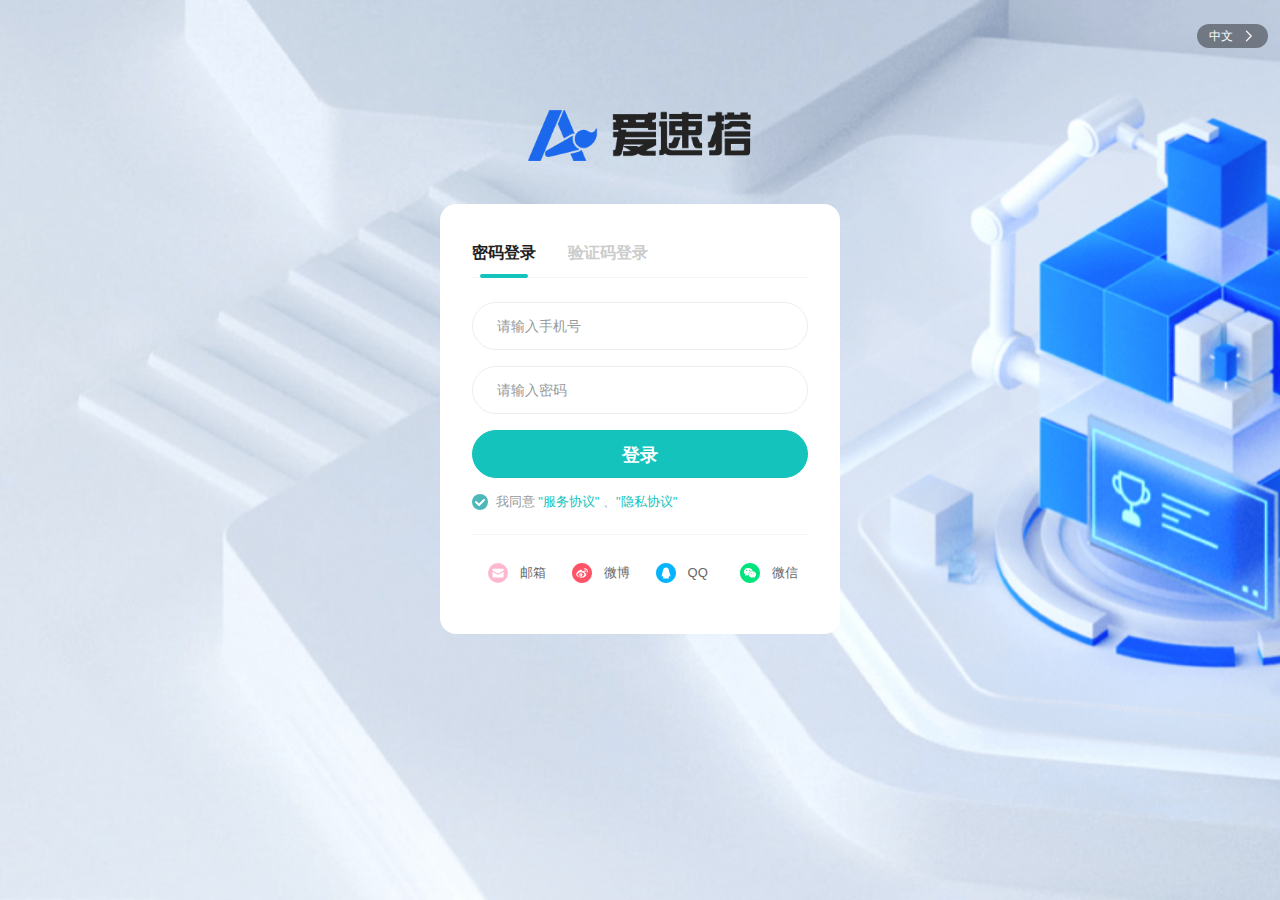
<file: index.html>
<!DOCTYPE html>
<html lang="zh">
<head>
    <meta charset="UTF-8"/>
    <title>后台管理</title>
    <meta http-equiv="Content-Type" content="text/html; charset=utf-8"/>
    <meta name="viewport" content="width=device-width, initial-scale=1, maximum-scale=1"/>
    <meta http-equiv="X-UA-Compatible" content="IE=Edge"/>
    <link rel="stylesheet" href="amis-sdk/ang.css"/>
    <link rel="stylesheet" href="amis-sdk/helper.css"/>

    <link rel="stylesheet" href="css/public.css"/>


</head>
<body>
<div id="root" class="app-wrapper"></div>
<script src="amis-sdk/sdk.js?re=1"></script>
<script src="./js/axios.min.js"></script>
<script type="module">
    import './js/php.js';

    import url from "./config/urlPath.js";

    // 根据权限判断需要展示的菜单
    import menuService from "./pages/json/menu.js"

    import {empty} from "./js/php.js";

    let kf_store_info = ls.get('56382cc1');

    if (empty(kf_store_info)) {
        location.href="login.html"
    }

    let authenticated = kf_store_info.session_id;

    if (empty(authenticated)) {
        location.href="login.html"
    }


    // || localStorage.getItem('kf_user_role') === null
    let user_info  =  await  getCurLoginInfo(authenticated)
    let user_role = user_info.cur_all_permission
    // 应该重新获取一下权限
    let menus = menuService(user_role);

    (function () {


        let amis = amisRequire('amis/embed');

        let amisLib = amisRequire('amis');
        amisLib.registerFilter('asCompare', function (input) {
            if (!empty(input)) {
                return  '是';
            }

            return  '否'
        });

        amisLib.registerFilter('serviceTypeMap', function (input) {
            if (input.type == 'no') {
                return "<span class='label label-danger'>未转接</span>"
            }
            //
            // let m = {
            //     'wx_pay' : "微信支付",
            //     'furnish' : "装修",
            //     'refund' : "退款纠纷",
            //     'operation' : "代运营",
            // }
            //

            // style='background:#FFA54F'

            let sta = input.status == 1 ? '已完成' : '未完成';
            let color = input.status == 1 ? '#27c24c' : '#FFA54F';


            if (input.type == 'wx_pay') {
                return "<span class='label'   style='background:"+color+"'> 微信支付-"+sta+"</span>"
            }

            if (input.type == 'furnish') {
                return "<span class='label'  style='background:"+color+"'> 装修-"+sta+"</span>"
            }

            if (input.type == 'refund') {
                return "<span class='label' style='background:"+color+"'> 退款纠纷-"+sta+"</span>"
            }

            if (input.type == 'operation') {
                return "<span class='label' style='background:"+color+"'> 代运营-"+sta+"</span>"
            }



        });




        function loginOut() {
            ls.remove('56382cc1')
            location.href="login.html";
        }



        const app = {
            type: 'app',
            brandName: '',
            logo: './asset/logo.png',

            data: {
                "authenticated": authenticated,
                "user_name": user_info.customer_user_name,
                "user_mobile": user_info.cur_user_mobile,
                "customer_code": user_info.customer_code,
            },

            header: [
                {
                    "type": "flex",
                    "justify": "flex-end",
                    "className" : "header_my",
                    "items": [
                        {
                            "type": "service",
                            "api": {
                                "method": "post",
                                "url": url.orderNotify,
                                "data": {
                                    is_inquire_lists: 0,
                                    is_clear_msg : 0,
                                }
                            },
                            "silentPolling": true,
                            "interval": 5000,
                            "body" : [
                                {

                                    "icon": "fa fa-commenting-o",
                                    // "icon": "fa fa-user",

                                    "type": "button",
                                    "actionType": "drawer",
                                    "level": "link",
                                    "size": "lg",
                                    "className": "text-info text-xl",
                                    "badge": {
                                        "text": "${notify_count}",
                                        "overflowCount": 9,
                                        // "animation": true,

                                        "mode": "text",
                                        "size": 14,
                                        "offset": [
                                            10,
                                            22
                                        ],
                                        "visibleOn" : "data.notify_count >0 ",
                                        "position": "top-right"
                                    },
                                    "drawer": {
                                        "position": "right",
                                        "size": "sm",
                                        "closeOnOutside":false,
                                        "overlay":false,
                                        "actions": [
                                            {
                                                "type": "button",
                                                "actionType": "close",
                                                "label": "关闭",
                                                "primary": true
                                            }
                                        ],
                                        "title": "消息",
                                        "body": {
                                            "type": "service",
                                            // "interval": 5000,
                                            // "api": "http://192.168.1.133:9002/index.html#/index",
                                            "body": [
                                                {
                                                    "type": "timeline",
                                                    "source" : {
                                                        "url" :url.orderNotify,
                                                        "data" :{
                                                            is_inquire_lists : 1,
                                                            is_clear_msg : 1,
                                                        }
                                                            // "api":

                                                    },
                                                    // "items": [
                                                    //     {
                                                    //         "time": "2019-02-07",
                                                    //         "title": [
                                                    //             {
                                                    //                 "type": "tpl",
                                                    //                 "tpl": "<h2>2019年02月7日<br/> qwe</h2>"
                                                    //             },
                                                    //             {
                                                    //                 "type": "button",
                                                    //                 "label": "点击查看",
                                                    //                 "level": "link",
                                                    //                 "actionType": "link",
                                                    //                 "link": "/order/auth"
                                                    //
                                                    //             },
                                                    //
                                                    //
                                                    //         ]
                                                    //     },
                                                    // ]
                                                }
                                            ]
                                        }
                                    }
                                },

                            ],

                        },
                        {
                            "style": {
                                "width": 35,
                            },
                            "type" :"tpl"

                        },

                        {

                            "type": "dropdown-button",
                            "level": "link",
                            "icon": "fa fa-user",
                            // "icon": "https://tcs-devops.aliyuncs.com/thumbnail/112jd2652ed29b96250d4dc7643e3de6dfea/w/240/h/240",
                            "btnClassName": "text-info text-xl",

                            "hideCaret": true,
                            "trigger" : "hover",
                            "align" :"right",

                            "buttons": [

                                {

                                    "actionType": "custom",
                                    "icon": "fa fa-user",
                                    "type": "button",
                                    // "disabled": true,
                                    // "className": "text-success",
                                    "level": "info",
                                    "label": "　${customer_code}-${user_name}-${user_mobile}　"
                                },
                                {
                                    "type": "button",
                                    "label": "功能",
                                    "level": "info"
                                },
                                {

                                    "actionType": "custom",
                                    "icon": "fa fa-sign-out",
                                    "type": "button",
                                    "className": "text-info",

                                    // "className": "border-white",
                                    "onClick": "  ls.remove('56382cc1')\n" +
                                        "            location.href=\"login.html\"; ",
                                    "label": "　退出登录"
                                },
                            ]
                        }
                    ]
                },


            ],

            "pages": menus
        };

        function normalizeLink(to, location = window.location) {
            to = to || '';

            if (to && to[0] === '#') {
                to = location.pathname + location.search + to;
            } else if (to && to[0] === '?') {
                to = location.pathname + to;
            }

            const idx = to.indexOf('?');
            const idx2 = to.indexOf('#');
            let pathname = ~idx
                ? to.substring(0, idx)
                : ~idx2
                    ? to.substring(0, idx2)
                    : to;
            let search = ~idx ? to.substring(idx, ~idx2 ? idx2 : undefined) : '';
            let hash = ~idx2 ? to.substring(idx2) : location.hash;

            if (!pathname) {
                pathname = location.pathname;
            } else if (pathname[0] != '/' && !/^https?\:\/\//.test(pathname)) {
                let relativeBase = location.pathname;
                const paths = relativeBase.split('/');
                paths.pop();
                let m;
                while ((m = /^\.\.?\//.exec(pathname))) {
                    if (m[0] === '../') {
                        paths.pop();
                    }
                    pathname = pathname.substring(m[0].length);
                }
                pathname = paths.concat(pathname).join('/');
            }

            return pathname + search + hash;
        }
        const match = amisRequire('path-to-regexp').match;

        let amisScoped = amis.embed(
            '#root',
            app,
            {},
            {
                // 全局加上session_id
                requestAdaptor(api) {
                    // console.log(api)
                    if (!api.data) {
                        api.data = {};
                    }


                    if (api.method === 'get') {
                        let url = api.url;

                        let g = url.includes('?') ? '&' : '?';
                        api.url = url+g + 'session_id=' + authenticated;

                    } else  {
                        api.data.session_id = authenticated;
                    }

                    return api;
                },


                watchRouteChange: fn => {
                    window.addEventListener('hashchange', fn);
                    return () => {
                        window.removeEventListener('hashchange', fn);
                    };
                },
                jumpTo: to => {
                    location.hash = to;
                },
                isCurrentUrl: (to, ctx) => {
                    if (!to) {
                        return false;
                    }
                    const pathname = location.hash ? location.hash.substring(1) : '/';
                    const link = normalizeLink(to, {
                        ...location,
                        pathname,
                        hash: ''
                    });

                    if (!~link.indexOf('http') && ~link.indexOf(':')) {
                        let strict = ctx && ctx.strict;
                        return match(link, {
                            decode: decodeURIComponent,
                            strict: typeof strict !== 'undefined' ? strict : true
                        })(pathname);
                    }

                    return pathname === link;
                },
                theme: 'ang'
            }
        );

    })();

    // 获取url参数
    function getQueryVariable(variable)
    {
        var query = window.location.search.substring(1);
        var vars = query.split("&");
        for (var i=0;i<vars.length;i++) {
            var pair = vars[i].split("=");
            if(pair[0] == variable){return pair[1];}
        }
        return(false);
    }

    // 获取信息
    async  function getCurLoginInfo(authenticated)
    {
        var result={};

        await  axios.post(url.getCurLoginUserInfo,
            {
                session_id: authenticated
            })
            .then(function (rs) {
                // console.log(rs)
                result = rs.data

            })
            .catch(function (e) {
                return alert('error');
            });

        // console.log(result.data.cur_user_role);

        if (result.code == 1049) {
            alert(result.msg);
            location.href="login.html"

            return;
        }

        if (empty(result.data.cur_all_permission)) {
            alert('Failed to obtain permission')
            return  {}
        }


        return result.data;
    }

</script>
</body>
</html>
</file>
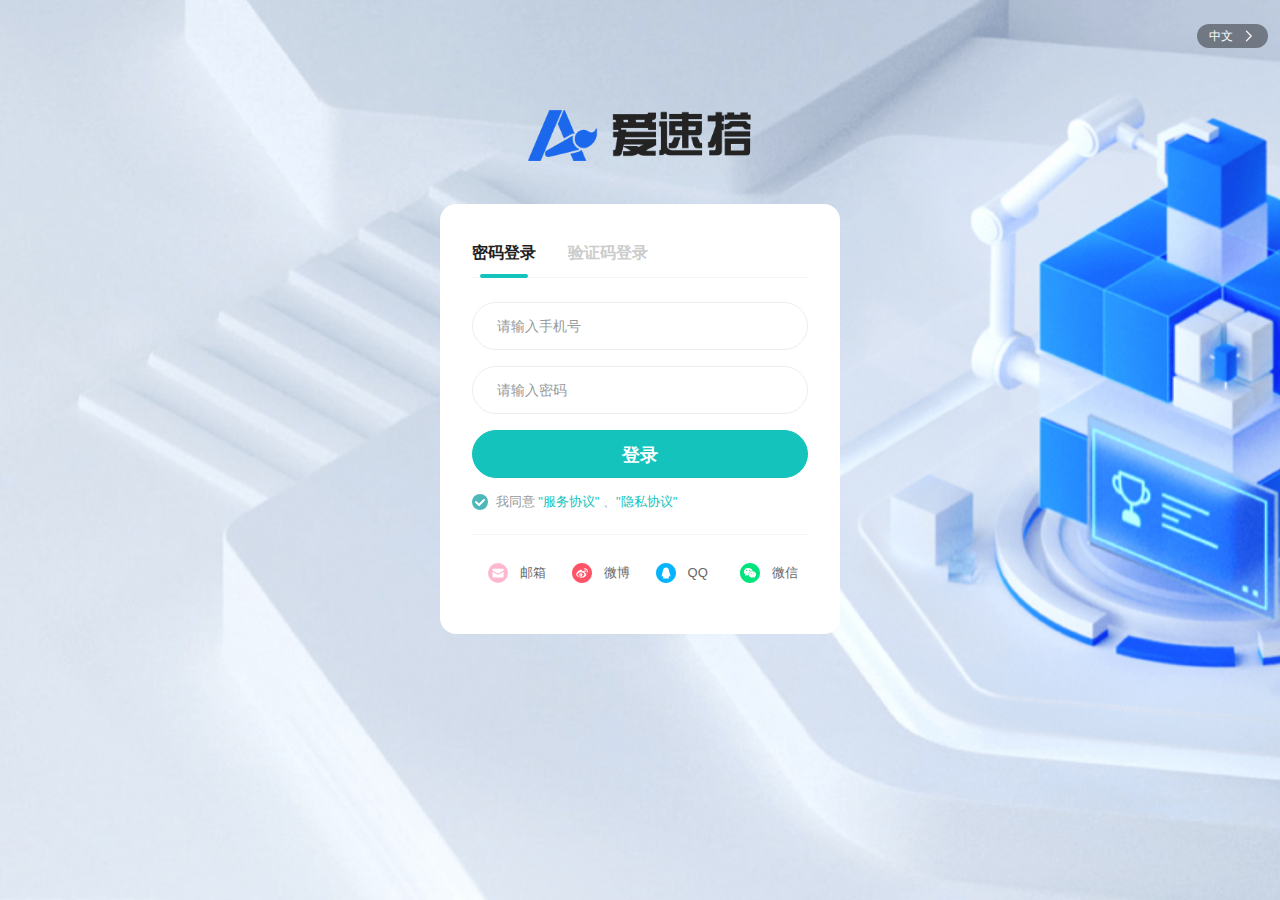
<file: login.html>
<!DOCTYPE html>
<html data-reactroot="" style="font-size: 16px;">
<head>
    <meta http-equiv="Content-Type" content="text/html; charset=UTF-8">
    <meta http-equiv="X-UA-Compatible" content="IE=edge,chrome=1">
    <meta name="renderer" content="webkit">
    <meta name="viewport"
          content="width=device-width,initial-scale=1.0,minimum-scale=1.0,maximum-scale=1.0,user-scalable=no,viewport-fit=cover">
    <title>系统登录</title>
    <link rel="stylesheet" href="./css/login.css">
    <script src="./js/axios.min.js"></script>


    <link rel="stylesheet" href="./css/weui.css"/>
    <link rel="stylesheet" href="./css/weuix.css"/>

    <script src="./js/zepto.min.js"></script>
    <script src="./js/zepto.weui.js"></script>


</head>
<body>
<div id="application">
    <div class="style-16_1027-box-web _31YrgaNUu9PaIEaAaj0Any">
        <div class="_1Ta4JcjqvZL4M8p4a2Qyhx"></div>
        <div class="_3zqsBEVpqHY_NFn4rxvYXk">
            <div class="_3x9RrvQeyqtbbbZr8gvV_U"
                 style="background-image: url(./asset/back.jpg);"></div>
            <a class="_3wiILJkEot5zqAh9_jSHq9" href="#">
                <span>中文</span>
                <svg width="1em" height="1em" viewBox="0 0 20 20" fill="none" xmlns="http://www.w3.org/2000/svg"
                     class="_3GFfOckLqlanURCx7HFinH">
                    <path d="M8 4l6 6-6 6" stroke="currentColor" stroke-width="1.5" stroke-linecap="round"
                          stroke-linejoin="round"></path>
                </svg>
            </a>
            <div class="JmAe6p2EsBsLh065XMLJe  _2JS0qCihdt-QASy8QpDnkq">
                <img alt="LOFTER"
                     class="_2lChUrpBe9lOLmKIIwJ3bK"
                     src="./asset/logo.png">
                <div class="gN7JEDLGj9mcXFG2b8LtC  ">
                    <div class="efjiybU1e_wHiZrfFcfdn">
                        <div class="_2GYju1mAC2K7ya5AKpEjCe">
                            <div class="_4Sw4XXaCaIG2BlbKC188v" style="display: block;"><a
                                    class="_1Qho9EEcYlcKNW8QyQKaQ3 T56Y0gjU6erON40o6cbqO"
                                    href="">密码登录</a>
                                <a class="_1Qho9EEcYlcKNW8QyQKaQ3 " href="#" onclick="$.toptip('暂不支持','error')">验证码登录</a>
                            </div>
                        </div>
                        <div class="_2Dq-vdMinwwGbjmDIiNQfK">
                            <div style="display: block; width: 100%; height: 100%; overflow: hidden;">
                                <div class="_1qIgMjZyCV41F5VqJ92tX4">
                                    <div class="_18rOxMvoCrgwnfoNwDHbKw _1xwbCO3akxJdBNQFB8SkVj" id="pal_mobile">
                                        <input type="text" name="user_mobile"
                                               placeholder="请输入手机号"
                                               class="_1_ZiJYy170WN2PZxvKG6Up"
                                               autocomplete="off"
                                               value="">
                                        <span class="L4rGRNCy09KLtHnPDBauG mobile_remark " style="display: none">
                                            <span class="B0qj0a9THo0qIK--oueNm" aria-hidden="true" id="input_mobile">请输入手机号</span>
                                        </span>

                                    </div>


                                    <input type="password" style="display: none; width: 0px; height: 0px;">


                                    <div class="_18rOxMvoCrgwnfoNwDHbKw _1xwbCO3akxJdBNQFB8SkVj" id="pal_pwd">
                                        <input name="user_pwd"
                                               type="password" placeholder="请输入密码" class="_1_ZiJYy170WN2PZxvKG6Up"
                                               autocomplete="new-password" value="">
                                        <span class="L4rGRNCy09KLtHnPDBauG pwd_remark" style="display: none">
                                            <span class="B0qj0a9THo0qIK--oueNm" aria-hidden="true"
                                                  id="input_pwd">请输入密码</span>
                                        </span>
                                    </div>


                                    <button id="login" type="button"
                                            class="vQrtNirXEj1YfS2ydsxrC _12ZCAhieQslX2F183e0U0A Tw_KaolOKZOiXy3_tdtfL  _2dtw1J4iwEpRk9qYZGmJEN">
                                        登录
                                    </button>
                                    <div class="_3s3kTYS9c7SfkDgmvAAU-_">
                                        <span aria-hidden="true"
                                              class="_35ko3vk9bUyQZiki09k4_X">
                                        <label
                                                class="_27s6oztGVooF-Ak6NDk3VS ">
                                        <input type="radio"
                                               class="q6H1HS4UPLp0iLMX9owyK"
                                               value="1">
                                            <!--                                        <svg  width="1em"-->
                                            <!--                                                                                                  height="1em"-->
                                            <!--                                                                                                  viewBox="0 0 16 16"-->
                                            <!--                                                                                                  fill="none"-->
                                            <!--                                                                                                  xmlns="http://www.w3.org/2000/svg"-->
                                            <!--                                                                                                  class="_3p_BpxDYTK82p2VX_vJCyB"><circle-->
                                            <!--                                            cx="8" cy="8" r="7.25" fill="#FFF" stroke="#999"-->
                                            <!--                                            stroke-width="1.5"></circle></svg>-->
                                            <!--                                        -->
                                        <svg width="1em" height="1em" viewBox="0 0 16 16" fill="none"
                                             xmlns="http://www.w3.org/2000/svg" class="_3p_BpxDYTK82p2VX_vJCyB"><circle
                                                cx="8" cy="8" r="8" fill="#4EB7BA"></circle><path d="M4 8l3 3 5-5"
                                                                                                  stroke="#FFF"
                                                                                                  stroke-width="2"
                                                                                                  stroke-linecap="round"
                                                                                                  stroke-linejoin="round"></path></svg>
                                            <!--                                            <svg width="1em" height="1em" viewBox="0 0 16 16" fill="none" xmlns="http://www.w3.org/2000/svg" class="_2VnZR6L87RUAMSj6OS-Eyw"><circle cx="8" cy="8" r="7.25" fill="transparent" stroke="currentColor" stroke-width="1.5"></circle></svg>-->
                                    </label>
                                    </span>
                                        <span>我同意 <a style="color:#14C4BC" href="">"服务协议"</a> 、<a
                                                style="color:#14C4BC" href="">
                                             "隐私协议"
                                        </a></span>

                                    </div>
                                </div>
                            </div>
                            <div style="display: none; width: 100%; height: 100%; overflow: hidden;">
                                <form class="_1qIgMjZyCV41F5VqJ92tX4">
                                    <div class="_3lRBAR7Icqs0QsDtK077Sn">
                                        <div class="_18rOxMvoCrgwnfoNwDHbKw _1kvicckEB0VDjxEQ_OhvAP ">

                                            <input type="text"
                                                   placeholder="请输入手机号"
                                                   class="_1_ZiJYy170WN2PZxvKG6Up"
                                                   autocomplete="off"
                                                   value="">
                                        </div>
                                        <input type="password" style="display: none; width: 0px; height: 0px;">

                                        <div class="_18rOxMvoCrgwnfoNwDHbKw _1xwbCO3akxJdBNQFB8SkVj">
                                            <input
                                                    type="password" placeholder="请输入密码"
                                                    class="_1_ZiJYy170WN2PZxvKG6Up"
                                                    autocomplete="new-password" value="">
                                        </div>


                                        <button type="button"
                                                class="vQrtNirXEj1YfS2ydsxrC _12ZCAhieQslX2F183e0U0A Tw_KaolOKZOiXy3_tdtfL  _2dtw1J4iwEpRk9qYZGmJEN">
                                            登&nbsp;&nbsp;录
                                        </button>
                                        <div class="_3s3kTYS9c7SfkDgmvAAU-_">

                                            <span class="_35ko3vk9bUyQZiki09k4_X"
                                                  aria-hidden="true"><label
                                                    class="_27s6oztGVooF-Ak6NDk3VS "><input type="radio"
                                                                                            class="q6H1HS4UPLp0iLMX9owyK"
                                                                                            value=""><svg width="1em"
                                                                                                          height="1em"
                                                                                                          viewBox="0 0 16 16"
                                                                                                          fill="none"
                                                                                                          xmlns="http://www.w3.org/2000/svg"
                                                                                                          class="_23W6QfT6p_Xu0-rpj86xuH"><circle
                                                    cx="8" cy="8" r="7.25" fill="#FFF" stroke="#999"
                                                    stroke-width="1.5"></circle></svg></label></span><span>我同意&nbsp;</span><a
                                                href="https://www.lofter.com/agreement" target="_blank"
                                                rel="noreferrer">服务协议</a><span>、&nbsp;</span><a
                                                href="https://www.lofter.com/agreement?op=privacyPolicy" target="_blank"
                                                rel="noreferrer">隐私政策</a><span>&nbsp;和&nbsp;</span><a
                                                href="https://www.lofter.com/agreement?op=childAgreement"
                                                target="_blank" rel="noreferrer">儿童保护协议</a></div>
                                    </div>
                                    <div class="_3TRXqeRQlRhdKDahX4ddW1"><a class="_3jN4ggzj91iqdwoyMZ7USr"
                                                                            href="https://www.lofter.com/findAccount.do"
                                                                            target="_blank"
                                                                            rel="noreferrer">找回账号</a><a
                                            class="_3VNV1Q0bfl4DbyMmK0EdtU"
                                            href="https://www.lofter.com/phoneAccount/resetpwd">忘记密码</a></div>
                                </form>
                            </div>
                            <div style="display: none; width: 100%; height: 100%; overflow: hidden;">
                                <div>
                                    <div id="login-URS-iframe" class="_15RmHl3bcKLr8jPxgiEi21"></div>
                                    <div class="_3TRXqeRQlRhdKDahX4ddW1"><a class="_3jN4ggzj91iqdwoyMZ7USr"
                                                                            href="https://www.lofter.com/findAccount.do"
                                                                            target="_blank"
                                                                            rel="noreferrer">找回邮箱账号</a><a
                                            class="_3VNV1Q0bfl4DbyMmK0EdtU" href="https://reg.163.com/naq/findPassword">忘记密码</a>
                                    </div>
                                </div>
                            </div>
                        </div>
                        <div class="_1ee_r3osn4xu63dlploRiF">
                                                        <div>
                                                            <div class="_3vGTr6ajcW1tUwtDyoKEf8"><a href="#" onclick="$.toptip('暂不支持','error')">
                                                                <svg width="1em" height="1em" viewBox="0 0 32 32" fill="none"
                                                                     xmlns="http://www.w3.org/2000/svg"
                                                                     class="_2LLBqGs-Mp1xaNJiDQRzhO _36MrLbnX_fHXSY6tHk6w7u">
                                                                    <rect width="32" height="32" rx="16" fill="currentColor"></rect>
                                                                    <path fill-rule="evenodd" clip-rule="evenodd"
                                                                          d="M25 10a1 1 0 00-1-1H8a1 1 0 00-1 1v1.412a1 1 0 00.514.874l7.515 4.174a2 2 0 001.942 0l7.515-4.174a1 1 0 00.514-.874V10zm0 4.842a.5.5 0 00-.74-.439l-7.781 4.245a1 1 0 01-.958 0L7.74 14.403a.5.5 0 00-.739.44V21a2 2 0 002 2h14a2 2 0 002-2v-6.158z"
                                                                          fill="#FFF"></path>
                                                                </svg>
                                                                邮箱</a></div>
                                                            <div class="_3vGTr6ajcW1tUwtDyoKEf8"><a
                                                                    href="#" onclick="$.toptip('暂不支持','error')">
                                                                <svg width="1em" height="1em" viewBox="0 0 32 32" fill="none"
                                                                     xmlns="http://www.w3.org/2000/svg"
                                                                     class="_2LLBqGs-Mp1xaNJiDQRzhO _1LZlw_S5O5j4iYUOzE8tcb">
                                                                    <path fill-rule="evenodd" clip-rule="evenodd"
                                                                          d="M16 0C7.163 0 0 7.163 0 16s7.163 16 16 16 16-7.163 16-16S24.837 0 16 0zm8.496 15.426a.71.71 0 00.526-.511 4.906 4.906 0 00-5.693-6.307.71.71 0 00.294 1.39 3.48 3.48 0 014.052 4.478.71.71 0 00.821.95zM6.74 18.576c0 3.06 3.926 4.924 7.767 4.924 5.038 0 8.387-2.928 8.393-5.272 0-1.401-1.184-2.2-2.242-2.532-.265-.078-.44-.132-.307-.474a1.9 1.9 0 000-1.84c-.601-.836-2.242-.788-4.13 0 0 0-.59.258-.44-.21.29-.932.247-1.714-.204-2.165-1.021-1.022-3.745.042-6.078 2.369-1.743 1.75-2.759 3.601-2.759 5.2zm1.84.5c-.223-2.033 2.122-3.909 5.188-4.21 3.066-.306 5.687 1.071 5.91 3.097.222 2.026-2.123 3.908-5.189 4.208-3.066.301-5.687-1.064-5.91-3.096zm12.883-5.31a1.172 1.172 0 00-1.353-1.502.615.615 0 01-.258-1.203 2.405 2.405 0 012.771 3.072.61.61 0 01-1.16-.372v.006zm-8.958 7.528a3.306 3.306 0 003.95-1.678 2.284 2.284 0 00-1.66-3.198 3.337 3.337 0 00-3.739 1.635 2.273 2.273 0 001.45 3.24zm-.547-2.297c.304-.448.87-.637 1.383-.463a.818.818 0 01.367 1.22 1.166 1.166 0 01-1.413.463.817.817 0 01-.337-1.22z"
                                                                          fill="currentColor"></path>
                                                                </svg>
                                                                微博</a></div>
                                                            <div class="_3vGTr6ajcW1tUwtDyoKEf8"><a
                                                                    href="#" onclick="$.toptip('暂不支持','error')">
                                                                <svg width="1em" height="1em" viewBox="0 0 32 32" fill="none"
                                                                     xmlns="http://www.w3.org/2000/svg"
                                                                     class="_2LLBqGs-Mp1xaNJiDQRzhO _1zbEJRH---zYykfXTnUyIG">
                                                                    <path fill-rule="evenodd" clip-rule="evenodd"
                                                                          d="M16 0C7.163 0 0 7.163 0 16s7.163 16 16 16 16-7.163 16-16S24.837 0 16 0zm5.5 15.328c.432 1.16.741 1.991 1.017 2.948.707 2.462.479 3.481.302 3.506-.375.05-1.459-1.854-1.459-1.854 0 1.1-.524 2.538-1.66 3.577.547.182 1.783.675 1.49 1.21-.237.435-4.082.277-5.19.142-1.11.135-4.954.293-5.191-.141-.294-.538.94-1.029 1.49-1.21-1.137-1.038-1.661-2.476-1.661-3.578 0 0-1.084 1.903-1.458 1.854-.175-.023-.404-1.042.303-3.506.277-.966.588-1.797 1.025-2.968l.28-.75C10.688 10.446 12.258 7 15.999 7c3.7 0 5.305 3.38 5.214 7.557l.286.771z"
                                                                          fill="currentColor"></path>
                                                                </svg>
                                                                QQ</a></div>
                                                            <div class="_3vGTr6ajcW1tUwtDyoKEf8"><a
                                                                    href="#" onclick="$.toptip('暂不支持','error')">
                                                                <svg width="1em" height="1em" viewBox="0 0 32 32" fill="none"
                                                                     xmlns="http://www.w3.org/2000/svg"
                                                                     class="_2LLBqGs-Mp1xaNJiDQRzhO T8w6en0i5qNWatqMQ5jPX">
                                                                    <path fill-rule="evenodd" clip-rule="evenodd"
                                                                          d="M16 0C7.163 0 0 7.163 0 16s7.163 16 16 16 16-7.163 16-16S24.837 0 16 0zm1.304 16.7c0-.393.344-.712.688-.712.516 0 .884.32.884.713 0 .319-.368.638-.884.638-.344 0-.688-.319-.688-.638zm-.689-4.89c0 .516-.344.86-.884.86-.517 0-1.008-.344-1.008-.86 0-.541.491-.86 1.008-.86.54 0 .884.319.884.86zm-5.898 7.618c.86.246 1.524.394 2.433.394.197 0 .418 0 .615-.025a5.924 5.924 0 01-.197-1.474c0-3.023 2.58-5.53 5.923-5.53.197 0 .418.024.664.074C19.565 10.014 16.542 8 13.15 8c-3.834 0-6.98 2.556-6.98 5.899 0 1.892 1.032 3.44 2.777 4.67l-.712 2.113 2.482-1.253zM23.89 24l-.491-1.77c1.376-1.007 2.433-2.408 2.433-3.981 0-2.802-2.802-5.063-5.923-5.063-3.293 0-5.899 2.261-5.899 5.063 0 2.802 2.606 5.063 5.899 5.063.527 0 1.042-.121 1.562-.244.183-.043.366-.087.552-.125L23.89 24zM9.808 11.81c0-.541.54-.86 1.056-.86.492 0 .885.319.885.86 0 .516-.393.86-.885.86-.516 0-1.056-.344-1.056-.86zm11.354 4.89c0-.393.32-.712.688-.712.492 0 .86.32.86.713 0 .319-.368.638-.86.638-.368 0-.688-.319-.688-.638z"
                                                                          fill="currentColor"></path>
                                                                </svg>
                                                                微信</a></div>
                                                        </div>
                        </div>
                    </div>
                </div>
            </div>
        </div>

    </div>
</div>
<div class="loading2 hide" data-text="正在登陆..."></div>

<script src="js/zepto.min.js"></script>

<script>window.userSignedIn = {"signState": "out"}</script>
<script src="./js/login.js" type="module"></script>
</body>
</html>
</file>
